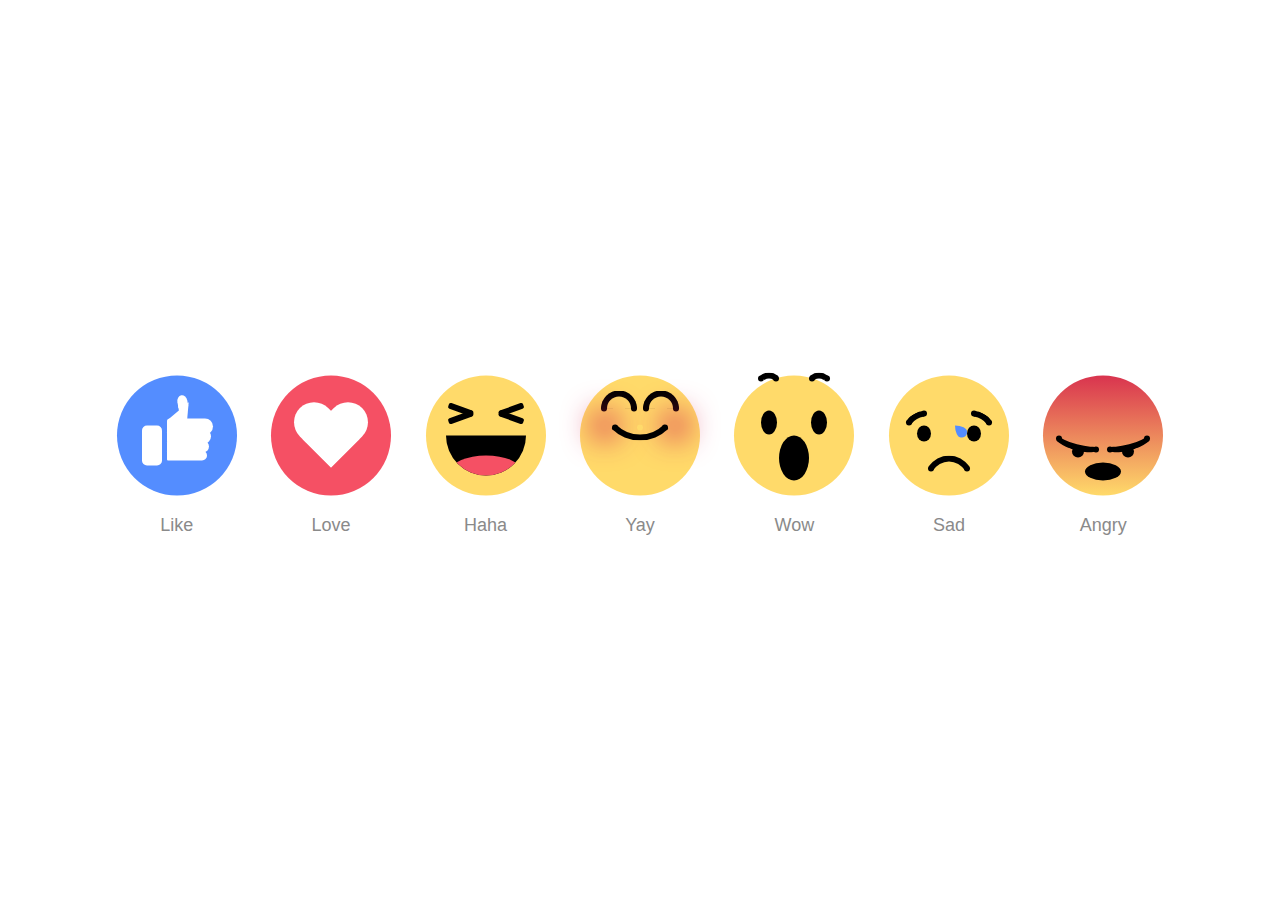
<file: Facebook Emoji Reactions _ Pure CSS snippet (1).html>
<!doctype html>
                        <html>
                            <head>
                                
<style>body {
    margin: 0;
    width: 1200px;
    max-width: 100%;
    text-align: center;
    font-family: "Lucida Sans Unicode", "Lucida Grande", sans-serif;
    position: absolute;
    top: 50%;
    left: 50%;
    transform: translate(-50%, -50%);
}

.emoji {
    width: 120px;
    height: 120px;
    margin: 15px 15px 40px;
    background: #FFDA6A;
    display: inline-block;
    border-radius: 50%;
    position: relative;
}

.emoji:after {
    position: absolute;
    bottom: -40px;
    font-size: 18px;
    width: 60px;
    left: calc(50% - 30px);
    color: #8A8A8A;
}

.emoji__face,
.emoji__eyebrows,
.emoji__eyes,
.emoji__mouth,
.emoji__tongue,
.emoji__heart,
.emoji__hand,
.emoji__thumb {
    position: absolute;
}

.emoji__face:before,
.emoji__face:after,
.emoji__eyebrows:before,
.emoji__eyebrows:after,
.emoji__eyes:before,
.emoji__eyes:after,
.emoji__mouth:before,
.emoji__mouth:after,
.emoji__tongue:before,
.emoji__tongue:after,
.emoji__heart:before,
.emoji__heart:after,
.emoji__hand:before,
.emoji__hand:after,
.emoji__thumb:before,
.emoji__thumb:after {
    position: absolute;
    content: "";
}

.emoji__face {
    width: inherit;
    height: inherit;
}

.emoji--like {
    background: #548DFF;
}

.emoji--like:after {
    content: "Like";
}

.emoji--like .emoji__hand {
    left: 25px;
    bottom: 30px;
    width: 20px;
    height: 40px;
    background: #FFFFFF;
    border-radius: 5px;
    z-index: 0;
    -webkit-animation: hands-up 2s linear infinite;
    animation: hands-up 2s linear infinite;
}

.emoji--like .emoji__hand:before {
    left: 25px;
    bottom: 5px;
    width: 40px;
    background: inherit;
    height: 10px;
    border-radius: 2px 10px 10px 2px;
    box-shadow: 1px -9px 0 1px #FFFFFF, 2px -19px 0 2px #FFFFFF, 3px -29px 0 3px #FFFFFF;
}

.emoji--like .emoji__thumb {
    border-bottom: 20px solid #FFFFFF;
    border-left: 20px solid transparent;
    top: -25px;
    right: -25px;
    z-index: 2;
    transform: rotate(5deg);
    transform-origin: 0% 100%;
    -webkit-animation: thumbs-up 2s linear infinite;
    animation: thumbs-up 2s linear infinite;
}

.emoji--like .emoji__thumb:before {
    border-radius: 50% 50% 0 0;
    background: #FFFFFF;
    width: 10px;
    height: 12px;
    left: -10px;
    top: -8px;
    transform: rotate(-15deg);
    transform-origin: 100% 100%;
    box-shadow: -1px 4px 0 -1px #FFFFFF;
}

.emoji--love {
    background: #F55064;
}

.emoji--love:after {
    content: "Love";
}

.emoji--love .emoji__heart {
    left: calc(50% - 40px);
    top: calc(50% - 40px);
    width: 80px;
    height: 80px;
    -webkit-animation: heart-beat 1s linear infinite alternate;
    animation: heart-beat 1s linear infinite alternate;
}

.emoji--love .emoji__heart:before,
.emoji--love .emoji__heart:after {
    left: calc(50% - 20px);
    top: calc(50% - 32px);
    width: 40px;
    height: 64px;
    background: #FFFFFF;
    border-radius: 20px 20px 0 0;
}

.emoji--love .emoji__heart:before {
    transform: translate(20px) rotate(-45deg);
    transform-origin: 0 100%;
}

.emoji--love .emoji__heart:after {
    transform: translate(-20px) rotate(45deg);
    transform-origin: 100% 100%;
}

.emoji--haha:after {
    content: "Haha";
}

.emoji--haha .emoji__face {
    -webkit-animation: haha-face 2s linear infinite;
    animation: haha-face 2s linear infinite;
}

.emoji--haha .emoji__eyes {
    width: 26px;
    height: 6px;
    border-radius: 2px;
    left: calc(50% - 13px);
    top: 35px;
    transform: rotate(20deg);
    background: transparent;
    box-shadow: -25px 5px 0 0 #000000, 25px -5px 0 0 #000000;
}

.emoji--haha .emoji__eyes:after {
    left: 0;
    top: 0;
    width: 26px;
    height: 6px;
    border-radius: 2px;
    transform: rotate(-40deg);
    background: transparent;
    box-shadow: -25px -5px 0 0 #000000, 25px 5px 0 0 #000000;
}

.emoji--haha .emoji__mouth {
    width: 80px;
    height: 40px;
    left: calc(50% - 40px);
    top: 50%;
    background: #000000;
    border-radius: 0 0 40px 40px;
    overflow: hidden;
    z-index: 1;
    -webkit-animation: haha-mouth 2s linear infinite;
    animation: haha-mouth 2s linear infinite;
}

.emoji--haha .emoji__tongue {
    width: 70px;
    height: 30px;
    background: #F55064;
    left: calc(50% - 35px);
    bottom: -10px;
    border-radius: 50%;
}

.emoji--yay:after {
    content: "Yay";
    -webkit-animation: yay-reverse 1s linear infinite;
    animation: yay-reverse 1s linear infinite;
}

.emoji--yay .emoji__face {
    -webkit-animation: yay 1s linear infinite alternate;
    animation: yay 1s linear infinite alternate;
}

.emoji--yay .emoji__eyebrows {
    left: calc(50% - 3px);
    top: 30px;
    height: 6px;
    width: 6px;
    border-radius: 50%;
    background: transparent;
    box-shadow: -6px 0 0 0 #000000, -36px 0 0 0px #000000, 6px 0 0 0 #000000, 36px 0 0 0px #000000;
}

.emoji--yay .emoji__eyebrows:before,
.emoji--yay .emoji__eyebrows:after {
    width: 36px;
    height: 18px;
    border-radius: 60px 60px 0 0;
    background: transparent;
    border: 6px solid black;
    box-sizing: border-box;
    border-bottom: 0;
    bottom: 3px;
    left: calc(50% - 18px);
}

.emoji--yay .emoji__eyebrows:before {
    margin-left: -21px;
}

.emoji--yay .emoji__eyebrows:after {
    margin-left: 21px;
}

.emoji--yay .emoji__mouth {
    top: 60px;
    background: transparent;
    left: 50%;
}

.emoji--yay .emoji__mouth:after {
    width: 80px;
    height: 80px;
    left: calc(50% - 40px);
    top: -75px;
    border-radius: 50%;
    background: transparent;
    border: 6px solid #000000;
    box-sizing: border-box;
    border-top-color: transparent;
    border-left-color: transparent;
    border-right-color: transparent;
    z-index: 1;
}

.emoji--yay .emoji__mouth:before {
    width: 6px;
    height: 6px;
    background: transparent;
    border-radius: 50%;
    bottom: 5px;
    left: calc(50% - 3px);
    box-shadow: -25px 0 0 0 #000000, 25px 0 0 0 #000000, -35px -2px 30px 10px #D5234C, 35px -2px 30px 10px #D5234C;
}

.emoji--wow:after {
    content: "Wow";
}

.emoji--wow .emoji__face {
    -webkit-animation: wow-face 3s linear infinite;
    animation: wow-face 3s linear infinite;
}

.emoji--wow .emoji__eyebrows {
    left: calc(50% - 3px);
    height: 6px;
    width: 6px;
    border-radius: 50%;
    background: transparent;
    box-shadow: -18px 0 0 0 #000000, -33px 0 0 0 #000000, 18px 0 0 0 #000000, 33px 0 0 0 #000000;
    -webkit-animation: wow-brow 3s linear infinite;
    animation: wow-brow 3s linear infinite;
}

.emoji--wow .emoji__eyebrows:before,
.emoji--wow .emoji__eyebrows:after {
    width: 24px;
    height: 20px;
    border: 6px solid #000000;
    box-sizing: border-box;
    border-radius: 50%;
    border-bottom-color: transparent;
    border-left-color: transparent;
    border-right-color: transparent;
    top: -3px;
    left: calc(50% - 12px);
}

.emoji--wow .emoji__eyebrows:before {
    margin-left: -25px;
}

.emoji--wow .emoji__eyebrows:after {
    margin-left: 25px;
}

.emoji--wow .emoji__eyes {
    width: 16px;
    height: 24px;
    left: calc(50% - 8px);
    top: 35px;
    border-radius: 50%;
    background: transparent;
    box-shadow: 25px 0 0 0 #000000, -25px 0 0 0 #000000;
}

.emoji--wow .emoji__mouth {
    width: 30px;
    height: 45px;
    left: calc(50% - 15px);
    top: 50%;
    border-radius: 50%;
    background: #000000;
    -webkit-animation: wow-mouth 3s linear infinite;
    animation: wow-mouth 3s linear infinite;
}

.emoji--sad:after {
    content: "Sad";
}

.emoji--sad .emoji__face {
    -webkit-animation: sad-face 2s ease-in infinite;
    animation: sad-face 2s ease-in infinite;
}

.emoji--sad .emoji__eyebrows {
    left: calc(50% - 3px);
    top: 35px;
    height: 6px;
    width: 6px;
    border-radius: 50%;
    background: transparent;
    box-shadow: -40px 9px 0 0 #000000, -25px 0 0 0 #000000, 25px 0 0 0 #000000, 40px 9px 0 0 #000000;
}

.emoji--sad .emoji__eyebrows:before,
.emoji--sad .emoji__eyebrows:after {
    width: 30px;
    height: 20px;
    border: 6px solid #000000;
    box-sizing: border-box;
    border-radius: 50%;
    border-bottom-color: transparent;
    border-left-color: transparent;
    border-right-color: transparent;
    top: 2px;
    left: calc(50% - 15px);
}

.emoji--sad .emoji__eyebrows:before {
    margin-left: -30px;
    transform: rotate(-30deg);
}

.emoji--sad .emoji__eyebrows:after {
    margin-left: 30px;
    transform: rotate(30deg);
}

.emoji--sad .emoji__eyes {
    width: 14px;
    height: 16px;
    left: calc(50% - 7px);
    top: 50px;
    border-radius: 50%;
    background: transparent;
    box-shadow: 25px 0 0 0 #000000, -25px 0 0 0 #000000;
}

.emoji--sad .emoji__eyes:after {
    background: #548DFF;
    width: 12px;
    height: 12px;
    margin-left: 6px;
    border-radius: 0 100% 40% 50%/0 50% 40% 100%;
    transform-origin: 0% 0%;
    -webkit-animation: tear-drop 2s ease-in infinite;
    animation: tear-drop 2s ease-in infinite;
}

.emoji--sad .emoji__mouth {
    width: 60px;
    height: 80px;
    left: calc(50% - 30px);
    top: 80px;
    box-sizing: border-box;
    border: 6px solid #000000;
    border-radius: 50%;
    border-bottom-color: transparent;
    border-left-color: transparent;
    border-right-color: transparent;
    background: transparent;
    -webkit-animation: sad-mouth 2s ease-in infinite;
    animation: sad-mouth 2s ease-in infinite;
}

.emoji--sad .emoji__mouth:after {
    width: 6px;
    height: 6px;
    background: transparent;
    border-radius: 50%;
    top: 4px;
    left: calc(50% - 3px);
    box-shadow: -18px 0 0 0 #000000, 18px 0 0 0 #000000;
}

.emoji--angry {
    background: linear-gradient(#D5234C -10%, #FFDA6A);
    background-size: 100%;
    -webkit-animation: angry-color 2s ease-in infinite;
    animation: angry-color 2s ease-in infinite;
}

.emoji--angry:after {
    content: "Angry";
}

.emoji--angry .emoji__face {
    -webkit-animation: angry-face 2s ease-in infinite;
    animation: angry-face 2s ease-in infinite;
}

.emoji--angry .emoji__eyebrows {
    left: calc(50% - 3px);
    top: 55px;
    height: 6px;
    width: 6px;
    border-radius: 50%;
    background: transparent;
    box-shadow: -44px 5px 0 0 #000000, -7px 16px 0 0 #000000, 7px 16px 0 0 #000000, 44px 5px 0 0 #000000;
}

.emoji--angry .emoji__eyebrows:before,
.emoji--angry .emoji__eyebrows:after {
    width: 50px;
    height: 20px;
    border: 6px solid #000000;
    box-sizing: border-box;
    border-radius: 50%;
    border-top-color: transparent;
    border-left-color: transparent;
    border-right-color: transparent;
    top: 0;
    left: calc(50% - 25px);
}

.emoji--angry .emoji__eyebrows:before {
    margin-left: -25px;
    transform: rotate(15deg);
}

.emoji--angry .emoji__eyebrows:after {
    margin-left: 25px;
    transform: rotate(-15deg);
}

.emoji--angry .emoji__eyes {
    width: 12px;
    height: 12px;
    left: calc(50% - 6px);
    top: 70px;
    border-radius: 50%;
    background: transparent;
    box-shadow: 25px 0 0 0 #000000, -25px 0 0 0 #000000;
}

.emoji--angry .emoji__mouth {
    width: 36px;
    height: 18px;
    left: calc(50% - 18px);
    bottom: 15px;
    background: #000000;
    border-radius: 50%;
    -webkit-animation: angry-mouth 2s ease-in infinite;
    animation: angry-mouth 2s ease-in infinite;
}

@-webkit-keyframes heart-beat {
    25% {
        transform: scale(1.1);
    }

    75% {
        transform: scale(0.6);
    }
}

@keyframes heart-beat {
    25% {
        transform: scale(1.1);
    }

    75% {
        transform: scale(0.6);
    }
}

@-webkit-keyframes haha-face {

    10%,
    30%,
    50% {
        transform: translateY(25px);
    }

    20%,
    40% {
        transform: translateY(15px);
    }

    60%,
    80% {
        transform: translateY(0);
    }

    70%,
    90% {
        transform: translateY(-10px);
    }
}

@keyframes haha-face {

    10%,
    30%,
    50% {
        transform: translateY(25px);
    }

    20%,
    40% {
        transform: translateY(15px);
    }

    60%,
    80% {
        transform: translateY(0);
    }

    70%,
    90% {
        transform: translateY(-10px);
    }
}

@-webkit-keyframes haha-mouth {

    10%,
    30%,
    50% {
        transform: scale(0.6);
        top: 45%;
    }

    20%,
    40% {
        transform: scale(0.8);
        top: 45%;
    }

    60%,
    80% {
        transform: scale(1);
        top: 50%;
    }

    70% {
        transform: scale(1.2);
        top: 50%;
    }

    90% {
        transform: scale(1.1);
        top: 50%;
    }
}

@keyframes haha-mouth {

    10%,
    30%,
    50% {
        transform: scale(0.6);
        top: 45%;
    }

    20%,
    40% {
        transform: scale(0.8);
        top: 45%;
    }

    60%,
    80% {
        transform: scale(1);
        top: 50%;
    }

    70% {
        transform: scale(1.2);
        top: 50%;
    }

    90% {
        transform: scale(1.1);
        top: 50%;
    }
}

@-webkit-keyframes yay {
    25% {
        transform: rotate(-15deg);
    }

    75% {
        transform: rotate(15deg);
    }
}

@keyframes yay {
    25% {
        transform: rotate(-15deg);
    }

    75% {
        transform: rotate(15deg);
    }
}

@-webkit-keyframes wow-face {

    15%,
    25% {
        transform: rotate(20deg) translateX(-25px);
    }

    45%,
    65% {
        transform: rotate(-20deg) translateX(25px);
    }

    75%,
    100% {
        transform: rotate(0deg) translateX(0);
    }
}

@keyframes wow-face {

    15%,
    25% {
        transform: rotate(20deg) translateX(-25px);
    }

    45%,
    65% {
        transform: rotate(-20deg) translateX(25px);
    }

    75%,
    100% {
        transform: rotate(0deg) translateX(0);
    }
}

@-webkit-keyframes wow-brow {

    15%,
    65% {
        top: 25px;
    }

    75%,
    100%,
    0% {
        top: 15px;
    }
}

@keyframes wow-brow {

    15%,
    65% {
        top: 25px;
    }

    75%,
    100%,
    0% {
        top: 15px;
    }
}

@-webkit-keyframes wow-mouth {

    10%,
    30% {
        width: 20px;
        height: 20px;
        left: calc(50% - 10px);
    }

    50%,
    70% {
        width: 30px;
        height: 40px;
        left: calc(50% - 15px);
    }

    75%,
    100% {
        height: 50px;
    }
}

@keyframes wow-mouth {

    10%,
    30% {
        width: 20px;
        height: 20px;
        left: calc(50% - 10px);
    }

    50%,
    70% {
        width: 30px;
        height: 40px;
        left: calc(50% - 15px);
    }

    75%,
    100% {
        height: 50px;
    }
}

@-webkit-keyframes sad-face {

    25%,
    35% {
        top: -15px;
    }

    55%,
    95% {
        top: 10px;
    }

    100%,
    0% {
        top: 0;
    }
}

@keyframes sad-face {

    25%,
    35% {
        top: -15px;
    }

    55%,
    95% {
        top: 10px;
    }

    100%,
    0% {
        top: 0;
    }
}

@-webkit-keyframes sad-mouth {

    25%,
    35% {
        transform: scale(0.85);
        top: 70px;
    }

    55%,
    100%,
    0% {
        transform: scale(1);
        top: 80px;
    }
}

@keyframes sad-mouth {

    25%,
    35% {
        transform: scale(0.85);
        top: 70px;
    }

    55%,
    100%,
    0% {
        transform: scale(1);
        top: 80px;
    }
}

@-webkit-keyframes tear-drop {

    0%,
    100% {
        display: block;
        left: 35px;
        top: 15px;
        transform: rotate(45deg) scale(0);
    }

    25% {
        display: block;
        left: 35px;
        transform: rotate(45deg) scale(2);
    }

    49.9% {
        display: block;
        left: 35px;
        top: 65px;
        transform: rotate(45deg) scale(0);
    }

    50% {
        display: block;
        left: -35px;
        top: 15px;
        transform: rotate(45deg) scale(0);
    }

    75% {
        display: block;
        left: -35px;
        transform: rotate(45deg) scale(2);
    }

    99.9% {
        display: block;
        left: -35px;
        top: 65px;
        transform: rotate(45deg) scale(0);
    }
}

@keyframes tear-drop {

    0%,
    100% {
        display: block;
        left: 35px;
        top: 15px;
        transform: rotate(45deg) scale(0);
    }

    25% {
        display: block;
        left: 35px;
        transform: rotate(45deg) scale(2);
    }

    49.9% {
        display: block;
        left: 35px;
        top: 65px;
        transform: rotate(45deg) scale(0);
    }

    50% {
        display: block;
        left: -35px;
        top: 15px;
        transform: rotate(45deg) scale(0);
    }

    75% {
        display: block;
        left: -35px;
        transform: rotate(45deg) scale(2);
    }

    99.9% {
        display: block;
        left: -35px;
        top: 65px;
        transform: rotate(45deg) scale(0);
    }
}

@-webkit-keyframes hands-up {
    25% {
        transform: rotate(15deg);
    }

    50% {
        transform: rotate(-15deg) translateY(-10px);
    }

    75%,
    100% {
        transform: rotate(0deg);
    }
}

@keyframes hands-up {
    25% {
        transform: rotate(15deg);
    }

    50% {
        transform: rotate(-15deg) translateY(-10px);
    }

    75%,
    100% {
        transform: rotate(0deg);
    }
}

@-webkit-keyframes thumbs-up {
    25% {
        transform: rotate(20deg);
    }

    50%,
    100% {
        transform: rotate(5deg);
    }
}

@keyframes thumbs-up {
    25% {
        transform: rotate(20deg);
    }

    50%,
    100% {
        transform: rotate(5deg);
    }
}

@-webkit-keyframes angry-color {

    45%,
    60% {
        background-size: 250%;
    }

    85%,
    100%,
    0% {
        background-size: 100%;
    }
}

@keyframes angry-color {

    45%,
    60% {
        background-size: 250%;
    }

    85%,
    100%,
    0% {
        background-size: 100%;
    }
}

@-webkit-keyframes angry-face {

    35%,
    60% {
        transform: translateX(0) translateY(10px) scale(0.9);
    }

    40%,
    50% {
        transform: translateX(-5px) translateY(10px) scale(0.9);
    }

    45%,
    55% {
        transform: translateX(5px) translateY(10px) scale(0.9);
    }
}

@keyframes angry-face {

    35%,
    60% {
        transform: translateX(0) translateY(10px) scale(0.9);
    }

    40%,
    50% {
        transform: translateX(-5px) translateY(10px) scale(0.9);
    }

    45%,
    55% {
        transform: translateX(5px) translateY(10px) scale(0.9);
    }
}

@-webkit-keyframes angry-mouth {

    25%,
    50% {
        height: 6px;
        bottom: 25px;
    }
}

@keyframes angry-mouth {

    25%,
    50% {
        height: 6px;
        bottom: 25px;
    }
}</style>
                                <script type='text/javascript' src=''></script>
                                <script type='text/javascript' src='https://cdn.jsdelivr.net/npm/popper.js@1.16.0/dist/umd/popper.min.js'></script>
                                <script type='text/javascript' src=''></script>
                            </head>
                            <body oncontextmenu='return false' class='snippet-body'>
                            <div class="emoji  emoji--like">
    <div class="emoji__hand">
        <div class="emoji__thumb"></div>
    </div>
</div>
<div class="emoji  emoji--love">
    <div class="emoji__heart"></div>
</div>
<div class="emoji  emoji--haha">
    <div class="emoji__face">
        <div class="emoji__eyes"></div>
        <div class="emoji__mouth">
            <div class="emoji__tongue"></div>
        </div>
    </div>
</div>
<div class="emoji  emoji--yay">
    <div class="emoji__face">
        <div class="emoji__eyebrows"></div>
        <div class="emoji__mouth"></div>
    </div>
</div>
<div class="emoji  emoji--wow">
    <div class="emoji__face">
        <div class="emoji__eyebrows"></div>
        <div class="emoji__eyes"></div>
        <div class="emoji__mouth"></div>
    </div>
</div>
<div class="emoji  emoji--sad">
    <div class="emoji__face">
        <div class="emoji__eyebrows"></div>
        <div class="emoji__eyes"></div>
        <div class="emoji__mouth"></div>
    </div>
</div>
<div class="emoji  emoji--angry">
    <div class="emoji__face">
        <div class="emoji__eyebrows"></div>
        <div class="emoji__eyes"></div>
        <div class="emoji__mouth"></div>
    </div>
</div>
                            <script type='text/javascript'></script>
                            </body>
                        </html>
</file>
